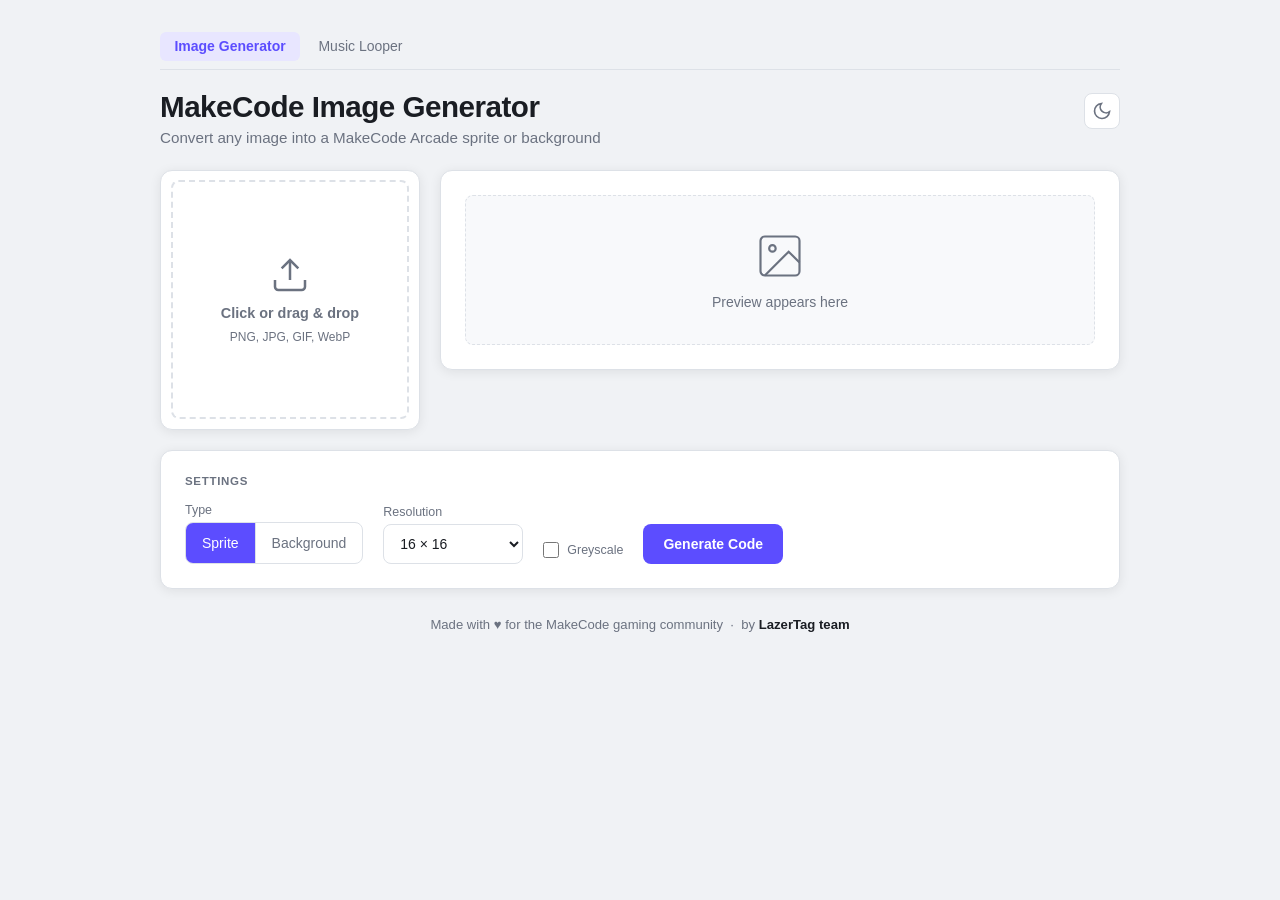
<file: index.html>
<!DOCTYPE html>
<html lang="en" data-theme="light">
<head>
  <meta charset="UTF-8">
  <meta name="viewport" content="width=device-width, initial-scale=1.0">
  <title>MakeCode Image Generator</title>
  <link rel="stylesheet" href="style.css">
  <!-- Google Analytics -->
  <script async src="https://www.googletagmanager.com/gtag/js?id=G-6S20JRHYVD"></script>
  <script>
    window.dataLayer = window.dataLayer || [];
    function gtag(){dataLayer.push(arguments);}
    gtag('js', new Date());
    gtag('config', 'G-6S20JRHYVD');
  </script>
</head>
<body>
  <div class="container">

    <nav class="site-nav">
      <a href="index.html" class="nav-link active">Image Generator</a>
      <a href="music.html" class="nav-link">Music Looper</a>
    </nav>

    <header>
      <div class="header-inner">
        <div>
          <h1>MakeCode Image Generator</h1>
          <p class="subtitle">Convert any image into a MakeCode Arcade sprite or background</p>
        </div>
        <button class="theme-toggle" id="theme-toggle" title="Toggle theme" aria-label="Toggle theme">
          <!-- Sun: shown in dark mode to switch back to light -->
          <svg class="icon-sun" xmlns="http://www.w3.org/2000/svg" width="20" height="20" viewBox="0 0 24 24" fill="none" stroke="currentColor" stroke-width="2">
            <circle cx="12" cy="12" r="5"/>
            <line x1="12" y1="1" x2="12" y2="3"/><line x1="12" y1="21" x2="12" y2="23"/>
            <line x1="4.22" y1="4.22" x2="5.64" y2="5.64"/><line x1="18.36" y1="18.36" x2="19.78" y2="19.78"/>
            <line x1="1" y1="12" x2="3" y2="12"/><line x1="21" y1="12" x2="23" y2="12"/>
            <line x1="4.22" y1="19.78" x2="5.64" y2="18.36"/><line x1="18.36" y1="5.64" x2="19.78" y2="4.22"/>
          </svg>
          <!-- Moon: shown in light mode to switch to dark -->
          <svg class="icon-moon" xmlns="http://www.w3.org/2000/svg" width="20" height="20" viewBox="0 0 24 24" fill="none" stroke="currentColor" stroke-width="2">
            <path d="M21 12.79A9 9 0 1 1 11.21 3 7 7 0 0 0 21 12.79z"/>
          </svg>
        </button>
      </div>
    </header>

    <!-- Row 1: Upload square (left) + Preview (right) -->
    <div class="top-row">
      <section class="card upload-card" id="upload-card">
        <label class="upload-label" for="file-input">
          <svg xmlns="http://www.w3.org/2000/svg" width="40" height="40" viewBox="0 0 24 24" fill="none" stroke="currentColor" stroke-width="1.5">
            <path d="M21 15v4a2 2 0 0 1-2 2H5a2 2 0 0 1-2-2v-4"/>
            <polyline points="17 8 12 3 7 8"/>
            <line x1="12" y1="3" x2="12" y2="15"/>
          </svg>
          <span class="upload-text" id="upload-text">Click or drag &amp; drop</span>
          <span class="upload-hint">PNG, JPG, GIF, WebP</span>
          <input type="file" id="file-input" accept="image/*">
        </label>
      </section>

      <section class="card preview-card">
        <div class="preview-empty" id="preview-empty">
          <svg xmlns="http://www.w3.org/2000/svg" width="52" height="52" viewBox="0 0 24 24" fill="none" stroke="currentColor" stroke-width="1">
            <rect x="3" y="3" width="18" height="18" rx="2" ry="2"/>
            <circle cx="8.5" cy="8.5" r="1.5"/>
            <polyline points="21 15 16 10 5 21"/>
          </svg>
          <p>Preview appears here</p>
        </div>
        <div class="preview-content" id="preview-content" hidden>
          <p class="preview-label" id="preview-label"></p>
          <div class="canvas-wrapper">
            <canvas id="preview-canvas"></canvas>
          </div>
        </div>
      </section>
    </div>

    <!-- Row 2: Settings -->
    <section class="card controls-card">
      <h2>Settings</h2>
      <div class="controls-row">

        <div class="control-group">
          <label>Type</label>
          <div class="type-toggle" id="type-toggle">
            <button class="type-btn active" data-type="sprite">Sprite</button>
            <button class="type-btn" data-type="background">Background</button>
          </div>
        </div>

        <div class="control-group">
          <label for="resolution">Resolution</label>
          <select id="resolution">
            <option value="8">8 × 8</option>
            <option value="16" selected>16 × 16</option>
            <option value="32">32 × 32</option>
            <option value="64">64 × 64</option>
            <option value="custom">Custom…</option>
          </select>
        </div>

        <div class="control-group" id="custom-size" hidden>
          <label>Size</label>
          <div class="custom-size-inputs">
            <input type="number" id="custom-w" min="1" max="1000" value="16" placeholder="W">
            <span class="times">×</span>
            <input type="number" id="custom-h" min="1" max="1000" value="16" placeholder="H">
          </div>
        </div>

        <div class="control-group control-group-check">
          <label class="checkbox-label">
            <input type="checkbox" id="greyscale">
            <span>Greyscale</span>
          </label>
        </div>

        <button class="btn btn-primary" id="generate-btn">Generate Code</button>
      </div>

      <!-- Colors used — hidden until first generation -->
      <div class="palette-section" id="palette-section" hidden>
        <p class="palette-heading">Colors used</p>
        <div class="palette-swatches" id="palette-swatches"></div>
      </div>
    </section>

    <!-- Row 3: Generated code (full width) -->
    <section class="card output-card" id="output-card" hidden>
      <div class="output-header">
        <h2>Generated Code</h2>
        <button class="btn btn-secondary" id="copy-btn">Copy Code</button>
      </div>
      <pre class="code-block"><code id="output"></code></pre>
    </section>

    <footer class="credits">
      Made with ♥ for the MakeCode gaming community &nbsp;·&nbsp; by <strong>LazerTag team</strong>
    </footer>
  </div>

  <div class="toast" id="toast" role="alert" aria-live="assertive"></div>

  <script src="app.js"></script>
</body>
</html>
</file>
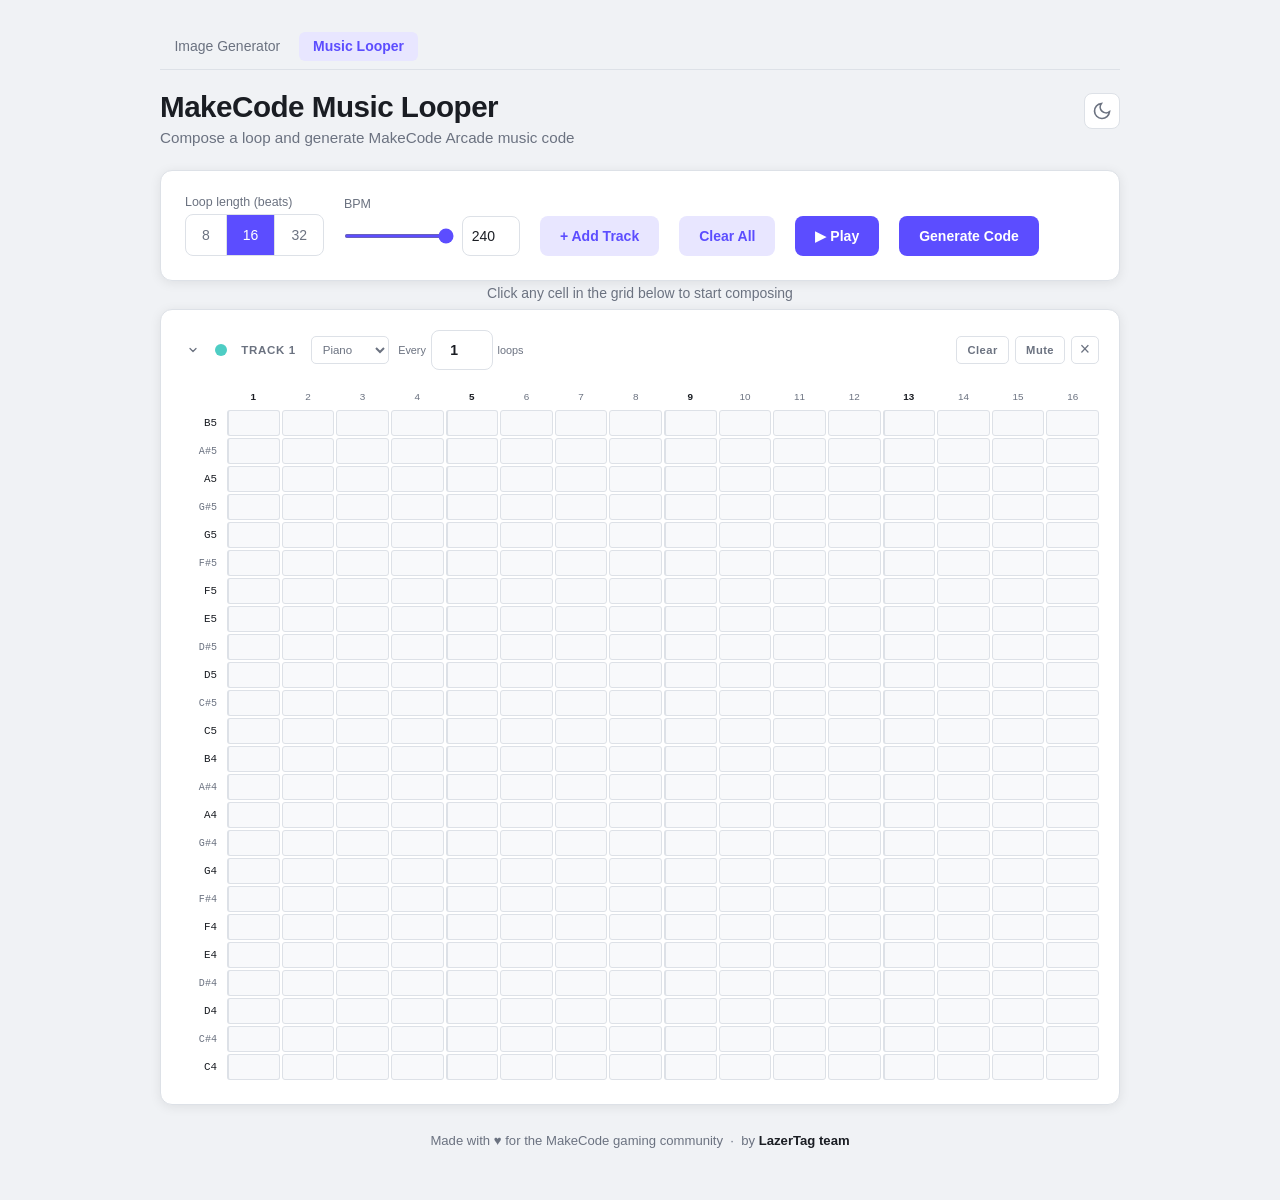
<file: music.html>
<!DOCTYPE html>
<html lang="en" data-theme="light">
<head>
  <meta charset="UTF-8">
  <meta name="viewport" content="width=device-width, initial-scale=1.0">
  <title>MakeCode Music Looper</title>
  <link rel="stylesheet" href="style.css">
  <!-- Apply saved theme before paint to avoid flash -->
  <script>
    (function () {
      var t = localStorage.getItem('mc-theme');
      if (t) document.documentElement.setAttribute('data-theme', t);
    })();
  </script>
  <!-- Google Analytics -->
  <script async src="https://www.googletagmanager.com/gtag/js?id=G-6S20JRHYVD"></script>
  <script>
    window.dataLayer = window.dataLayer || [];
    function gtag(){dataLayer.push(arguments);}
    gtag('js', new Date());
    gtag('config', 'G-6S20JRHYVD');
  </script>
</head>
<body>
  <div class="container">

    <nav class="site-nav">
      <a href="index.html" class="nav-link">Image Generator</a>
      <a href="music.html" class="nav-link active">Music Looper</a>
    </nav>

    <header>
      <div class="header-inner">
        <div>
          <h1>MakeCode Music Looper</h1>
          <p class="subtitle">Compose a loop and generate MakeCode Arcade music code</p>
        </div>
        <button class="theme-toggle" id="theme-toggle" title="Toggle theme" aria-label="Toggle theme">
          <svg class="icon-sun" xmlns="http://www.w3.org/2000/svg" width="20" height="20" viewBox="0 0 24 24" fill="none" stroke="currentColor" stroke-width="2">
            <circle cx="12" cy="12" r="5"/>
            <line x1="12" y1="1" x2="12" y2="3"/><line x1="12" y1="21" x2="12" y2="23"/>
            <line x1="4.22" y1="4.22" x2="5.64" y2="5.64"/><line x1="18.36" y1="18.36" x2="19.78" y2="19.78"/>
            <line x1="1" y1="12" x2="3" y2="12"/><line x1="21" y1="12" x2="23" y2="12"/>
            <line x1="4.22" y1="19.78" x2="5.64" y2="18.36"/><line x1="18.36" y1="5.64" x2="19.78" y2="4.22"/>
          </svg>
          <svg class="icon-moon" xmlns="http://www.w3.org/2000/svg" width="20" height="20" viewBox="0 0 24 24" fill="none" stroke="currentColor" stroke-width="2">
            <path d="M21 12.79A9 9 0 1 1 11.21 3 7 7 0 0 0 21 12.79z"/>
          </svg>
        </button>
      </div>
    </header>

    <main>
      <!-- Loop controls -->
      <section class="card controls-card">
        <div class="controls-row">
          <div class="control-group">
            <label>Loop length (beats)</label>
            <div class="type-toggle" id="loop-length-toggle">
              <button class="type-btn" data-beats="8">8</button>
              <button class="type-btn active" data-beats="16">16</button>
              <button class="type-btn" data-beats="32">32</button>
            </div>
          </div>
          <div class="control-group">
            <label for="bpm-input">BPM</label>
            <div class="bpm-control">
              <input type="range" id="bpm-range" min="60" max="240" value="240" step="1">
              <input type="number" id="bpm-input" min="60" max="240" value="240">
            </div>
          </div>
          <button class="btn btn-secondary" id="add-track-btn">+ Add Track</button>
          <button class="btn btn-secondary" id="clear-all-btn">Clear All</button>
          <button class="btn btn-primary" id="play-btn">&#9654; Play</button>
          <button class="btn btn-primary" id="generate-btn">Generate Code</button>
        </div>
      </section>

      <!-- Hint shown until the user adds their first note -->
      <p class="music-hint" id="music-hint">Click any cell in the grid below to start composing</p>

      <!-- Track grids rendered by JS -->
      <div id="tracks-container"></div>

      <!-- Generated code output -->
      <section class="card output-card" id="output-card" hidden>
        <div class="output-header">
          <h2>Generated Code</h2>
          <button class="btn btn-secondary" id="copy-btn">Copy Code</button>
        </div>
        <pre class="code-block"><code id="music-output"></code></pre>
      </section>
    </main>

    <footer class="credits">
      Made with ♥ for the MakeCode gaming community &nbsp;·&nbsp; by <strong>LazerTag team</strong>
    </footer>
  </div>

  <div class="toast" id="toast" role="alert" aria-live="assertive"></div>

  <script src="music.js"></script>
</body>
</html>
</file>
<file: style.css>
*, *::before, *::after {
  box-sizing: border-box;
  margin: 0;
  padding: 0;
}

/* Ensure [hidden] always wins regardless of display rules on other selectors */
[hidden] { display: none !important; }

/* ── Themes ──────────────────────────────────────────────────────────────── */

:root {
  --bg:              #f0f2f5;
  --surface:         #ffffff;
  --surface-alt:     #f8f9fb;
  --border:          #dde1e7;
  --text:            #1a1d23;
  --text-muted:      #6b7280;
  --primary:         #5c4dff;
  --primary-hover:   #4a3de0;
  --secondary:       #e8e6ff;
  --secondary-hover: #d5d1ff;
  --code-bg:         #1e1e2e;
  --code-text:       #cdd6f4;
  --shadow:          0 2px 12px rgba(0,0,0,0.08);
  --radius:          12px;
}

[data-theme="dark"] {
  --bg:              #0f1117;
  --surface:         #1a1d27;
  --surface-alt:     #141720;
  --border:          #2d3142;
  --text:            #e2e8f0;
  --text-muted:      #94a3b8;
  --primary:         #7c6dff;
  --primary-hover:   #6a5de0;
  --secondary:       #2d2a4a;
  --secondary-hover: #3d3a5a;
  --code-bg:         #0d0e1a;
  --code-text:       #cdd6f4;
  --shadow:          0 2px 16px rgba(0,0,0,0.3);
}

/* ── Base ────────────────────────────────────────────────────────────────── */

body {
  font-family: -apple-system, BlinkMacSystemFont, 'Segoe UI', Roboto, sans-serif;
  background: var(--bg);
  color: var(--text);
  min-height: 100vh;
  padding: 2rem 1rem 3rem;
  transition: background 0.2s, color 0.2s;
}

.container {
  max-width: 960px;
  margin: 0 auto;
  display: flex;
  flex-direction: column;
  gap: 1.25rem;
}

h2 {
  font-weight: 600;
  font-size: 0.72rem;
  text-transform: uppercase;
  letter-spacing: 0.06em;
  color: var(--text-muted);
  margin-bottom: 1rem;
}

/* ── Header ─────────────────────────────────────────────────────────────── */

.header-inner {
  display: flex;
  align-items: flex-start;
  justify-content: space-between;
  gap: 1rem;
  padding-bottom: 0.25rem;
}

h1 {
  font-size: 1.85rem;
  font-weight: 700;
  letter-spacing: -0.5px;
}

.subtitle {
  color: var(--text-muted);
  margin-top: 0.3rem;
  font-size: 0.95rem;
}

/* Theme toggle */
.theme-toggle {
  flex-shrink: 0;
  width: 2.25rem;
  height: 2.25rem;
  border: 1px solid var(--border);
  border-radius: 8px;
  background: var(--surface);
  color: var(--text-muted);
  cursor: pointer;
  display: flex;
  align-items: center;
  justify-content: center;
  transition: background 0.15s, color 0.15s, border-color 0.15s;
  margin-top: 0.2rem;
}

.theme-toggle:hover {
  background: var(--secondary);
  color: var(--primary);
  border-color: var(--primary);
}

[data-theme="light"] .icon-sun  { display: none; }
[data-theme="light"] .icon-moon { display: block; }
[data-theme="dark"]  .icon-moon { display: none; }
[data-theme="dark"]  .icon-sun  { display: block; }

/* ── Cards ───────────────────────────────────────────────────────────────── */

.card {
  background: var(--surface);
  border: 1px solid var(--border);
  border-radius: var(--radius);
  padding: 1.5rem;
  box-shadow: var(--shadow);
  transition: background 0.2s, border-color 0.2s;
}

/* ── Top row: upload + preview ───────────────────────────────────────────── */

.top-row {
  display: grid;
  grid-template-columns: 260px 1fr;
  gap: 1.25rem;
  align-items: start;
}

/* Upload card — square */
.upload-card {
  padding: 0.6rem;
  aspect-ratio: 1 / 1;
  transition: border-color 0.15s, box-shadow 0.15s;
}

.upload-card.drag-over {
  border-color: var(--primary);
  box-shadow: 0 0 0 3px rgba(92, 77, 255, 0.18);
}

.upload-label {
  display: flex;
  flex-direction: column;
  align-items: center;
  justify-content: center;
  gap: 0.6rem;
  height: 100%;
  border: 2px dashed var(--border);
  border-radius: 8px;
  cursor: pointer;
  color: var(--text-muted);
  text-align: center;
  padding: 1rem;
  transition: border-color 0.15s, background 0.15s, color 0.15s;
}

.upload-label:hover,
.upload-card.drag-over .upload-label {
  border-color: var(--primary);
  background: var(--secondary);
  color: var(--primary);
}

.upload-label input[type="file"] { display: none; }

.upload-text {
  font-size: 0.9rem;
  font-weight: 600;
}

.upload-hint {
  font-size: 0.75rem;
}

/* Preview card */
.preview-card {
  display: flex;
  flex-direction: column;
  min-height: 200px;
}

.preview-empty {
  flex: 1;
  display: flex;
  flex-direction: column;
  align-items: center;
  justify-content: center;
  gap: 0.75rem;
  color: var(--text-muted);
  background: var(--surface-alt);
  border-radius: 8px;
  border: 1px dashed var(--border);
  font-size: 0.875rem;
}

.preview-content {
  display: flex;
  flex-direction: column;
  height: 100%;
}

.preview-label {
  font-size: 0.78rem;
  color: var(--text-muted);
  margin-bottom: 0.65rem;
}

.canvas-wrapper {
  border: 1px solid var(--border);
  border-radius: 6px;
  overflow: auto;
  display: inline-block;
  max-width: 100%;
  max-height: 380px;
  background:
    linear-gradient(45deg, var(--surface-alt) 25%, transparent 25%),
    linear-gradient(-45deg, var(--surface-alt) 25%, transparent 25%),
    linear-gradient(45deg, transparent 75%, var(--surface-alt) 75%),
    linear-gradient(-45deg, transparent 75%, var(--surface-alt) 75%);
  background-size: 16px 16px;
  background-position: 0 0, 0 8px, 8px -8px, -8px 0px;
  background-color: var(--surface);
}

#preview-canvas {
  display: block;
  image-rendering: pixelated;
  image-rendering: crisp-edges;
}

/* ── Controls ────────────────────────────────────────────────────────────── */

.controls-row {
  display: flex;
  align-items: flex-end;
  gap: 1.25rem;
  flex-wrap: wrap;
}

.control-group {
  display: flex;
  flex-direction: column;
  gap: 0.35rem;
}

.control-group > label {
  font-size: 0.78rem;
  font-weight: 500;
  color: var(--text-muted);
}

/* Type toggle */
.type-toggle {
  display: flex;
  border: 1px solid var(--border);
  border-radius: 8px;
  overflow: hidden;
}

.type-btn {
  flex: 1;
  height: 2.5rem;
  padding: 0 1rem;
  border: none;
  background: transparent;
  color: var(--text-muted);
  font-size: 0.875rem;
  font-weight: 500;
  cursor: pointer;
  transition: background 0.15s, color 0.15s;
  white-space: nowrap;
}

.type-btn + .type-btn {
  border-left: 1px solid var(--border);
}

.type-btn.active {
  background: var(--primary);
  color: #fff;
}

.type-btn:not(.active):hover {
  background: var(--secondary);
  color: var(--primary);
}

/* Select + number inputs */
select,
input[type="number"] {
  height: 2.5rem;
  padding: 0 0.75rem;
  border: 1px solid var(--border);
  border-radius: 8px;
  font-size: 0.875rem;
  color: var(--text);
  background: var(--surface);
  outline: none;
  transition: border-color 0.15s, background 0.15s;
}

select:focus,
input[type="number"]:focus {
  border-color: var(--primary);
}

select {
  min-width: 140px;
  cursor: pointer;
}

.custom-size-inputs {
  display: flex;
  align-items: center;
  gap: 0.5rem;
}

.custom-size-inputs input[type="number"] {
  width: 70px;
  text-align: center;
}

.times {
  font-size: 0.9rem;
  color: var(--text-muted);
}

/* Greyscale checkbox */
.control-group-check {
  justify-content: flex-end;
  padding-bottom: 0.4rem;
}

.checkbox-label {
  display: flex;
  align-items: center;
  gap: 0.5rem;
  cursor: pointer;
  font-size: 0.875rem;
  color: var(--text);
  user-select: none;
}

.checkbox-label input[type="checkbox"] {
  width: 1rem;
  height: 1rem;
  accent-color: var(--primary);
  cursor: pointer;
}

/* Buttons */
.btn {
  height: 2.5rem;
  padding: 0 1.25rem;
  border: none;
  border-radius: 8px;
  font-size: 0.875rem;
  font-weight: 600;
  cursor: pointer;
  transition: background 0.15s, transform 0.1s;
  white-space: nowrap;
}

.btn:active { transform: scale(0.97); }

.btn-primary { background: var(--primary); color: #fff; }
.btn-primary:hover { background: var(--primary-hover); }

.btn-secondary { background: var(--secondary); color: var(--primary); }
.btn-secondary:hover { background: var(--secondary-hover); }

/* ── Used colors palette ─────────────────────────────────────────────────── */

.palette-section {
  margin-top: 1.25rem;
  padding-top: 1.25rem;
  border-top: 1px solid var(--border);
}

.palette-heading {
  font-size: 0.72rem;
  font-weight: 600;
  text-transform: uppercase;
  letter-spacing: 0.06em;
  color: var(--text-muted);
  margin-bottom: 0.65rem;
}

.palette-swatches {
  display: flex;
  flex-wrap: wrap;
  gap: 6px;
}

.swatch {
  width: 36px;
  height: 36px;
  border-radius: 6px;
  border: 1px solid rgba(0,0,0,0.15);
  display: flex;
  align-items: flex-end;
  justify-content: flex-end;
  padding: 2px 3px;
  cursor: default;
}

.swatch span {
  font-size: 0.6rem;
  font-weight: 700;
  font-family: monospace;
  line-height: 1;
  mix-blend-mode: difference;
  color: #fff;
  user-select: none;
}

.swatch-transparent {
  background-image:
    linear-gradient(45deg, #ccc 25%, transparent 25%),
    linear-gradient(-45deg, #ccc 25%, transparent 25%),
    linear-gradient(45deg, transparent 75%, #ccc 75%),
    linear-gradient(-45deg, transparent 75%, #ccc 75%);
  background-size: 10px 10px;
  background-position: 0 0, 0 5px, 5px -5px, -5px 0px;
  background-color: #fff;
}

.swatch-transparent span {
  mix-blend-mode: normal;
  color: #555;
}

/* ── Output (full width) ─────────────────────────────────────────────────── */

.output-header {
  display: flex;
  align-items: center;
  justify-content: space-between;
  margin-bottom: 0.75rem;
}

.output-header h2 { margin-bottom: 0; }

.code-block {
  background: var(--code-bg);
  border-radius: 8px;
  padding: 1rem;
  overflow: auto;
  max-height: 480px;
}

.code-block code {
  font-family: 'Cascadia Code', 'Fira Code', 'Consolas', monospace;
  font-size: 0.8rem;
  color: var(--code-text);
  white-space: pre;
  display: block;
}

/* ── Credits ─────────────────────────────────────────────────────────────── */

.credits {
  text-align: center;
  font-size: 0.82rem;
  color: var(--text-muted);
  padding: 0.5rem 0 0.25rem;
}

.credits strong {
  color: var(--text);
}

/* ── Toast ───────────────────────────────────────────────────────────────── */

.toast {
  position: fixed;
  bottom: 1.5rem;
  left: 50%;
  transform: translateX(-50%) translateY(0.75rem);
  background: #1a1d23;
  color: #fff;
  padding: 0.65rem 1.25rem;
  border-radius: 8px;
  font-size: 0.875rem;
  font-weight: 500;
  box-shadow: 0 4px 20px rgba(0,0,0,0.25);
  opacity: 0;
  pointer-events: none;
  transition: opacity 0.2s, transform 0.2s;
  white-space: nowrap;
  z-index: 999;
}

.toast.visible {
  opacity: 1;
  pointer-events: auto;
  transform: translateX(-50%) translateY(0);
}

.toast.toast-error { background: #b91c1c; }

/* ── Site nav ────────────────────────────────────────────────────────────── */

.site-nav {
  display: flex;
  gap: 0.25rem;
  padding-bottom: 0.5rem;
  border-bottom: 1px solid var(--border);
}

.nav-link {
  padding: 0.4rem 0.9rem;
  border-radius: 6px;
  font-size: 0.875rem;
  font-weight: 500;
  color: var(--text-muted);
  text-decoration: none;
  transition: background 0.15s, color 0.15s;
}

.nav-link:hover {
  background: var(--secondary);
  color: var(--primary);
}

.nav-link.active {
  background: var(--secondary);
  color: var(--primary);
  font-weight: 600;
}

/* ── BPM control ─────────────────────────────────────────────────────────── */

.bpm-control {
  display: flex;
  align-items: center;
  gap: 0.5rem;
}

.bpm-control input[type="range"] {
  width: 110px;
  height: 4px;
  accent-color: var(--primary);
  cursor: pointer;
  padding: 0;
  border: none;
  background: transparent;
}

.bpm-control input[type="number"] {
  width: 58px;
  text-align: center;
  padding: 0 0.4rem;
}

/* ── Play / Stop button ──────────────────────────────────────────────────── */

.btn-stop { background: #b91c1c; color: #fff; }
.btn-stop:hover { background: #991b1b; }

/* ── Step sequencer ──────────────────────────────────────────────────────── */

.track-card {
  padding: 1.25rem;
}

.track-header {
  display: flex;
  align-items: center;
  justify-content: space-between;
  gap: 0.75rem;
  margin-bottom: 1rem;
}

.track-identity {
  display: flex;
  align-items: center;
  gap: 0.6rem;
  min-width: 0;
}

.track-color-dot {
  width: 12px;
  height: 12px;
  border-radius: 50%;
  flex-shrink: 0;
}

.track-name {
  font-size: 0.72rem;
  font-weight: 600;
  text-transform: uppercase;
  letter-spacing: 0.06em;
  color: var(--text-muted);
  outline: none;
  border-radius: 4px;
  padding: 2px 5px;
  cursor: text;
  white-space: nowrap;
  overflow: hidden;
  max-width: 160px;
}

.track-name:focus {
  background: var(--secondary);
  color: var(--primary);
  text-transform: none;
  cursor: text;
}

/* ── Collapse toggle ──────────────────────────────────────────────────────── */

.btn-track-collapse {
  width: 1.5rem;
  height: 1.5rem;
  border: none;
  background: transparent;
  color: var(--text-muted);
  cursor: pointer;
  display: flex;
  align-items: center;
  justify-content: center;
  padding: 0;
  flex-shrink: 0;
  border-radius: 4px;
  transition: color 0.12s, background 0.12s;
}

.btn-track-collapse:hover {
  color: var(--text);
  background: var(--surface-alt);
}

.btn-track-collapse svg {
  transition: transform 0.18s ease;
}

.track-card[data-collapsed="true"] .btn-track-collapse svg {
  transform: rotate(-90deg);
}

/* ── Mini preview (shown when collapsed) ─────────────────────────────────── */

.track-mini {
  display: none;
  height: 14px;
  margin-top: 0.6rem;
  gap: 2px;
}

.track-card[data-collapsed="true"] .track-mini {
  display: flex;
}

.track-card[data-collapsed="true"] .sequencer-scroll {
  display: none;
}

.track-mini-beat {
  flex: 1;
  height: 100%;
  border-radius: 2px;
  background: var(--border);
  min-width: 0;
  transition: background 0.1s;
}

.track-mini-beat.active {
  background: var(--track-color, var(--primary));
}

.track-mini-beat.bar-start {
  margin-left: 2px;
}

.track-every {
  display: flex;
  align-items: center;
  gap: 0.3rem;
  white-space: nowrap;
}

.track-every-label {
  font-size: 0.68rem;
  font-weight: 500;
  color: var(--text-muted);
  user-select: none;
}

.track-every-input {
  width: 62px;
  height: 1.75rem;
  text-align: center;
  padding: 0 0.4rem;
  border: 1px solid var(--border);
  border-radius: 5px;
  background: var(--surface);
  color: var(--text-muted);
  font-size: 0.78rem;
  font-weight: 600;
  transition: border-color 0.12s, color 0.12s;
}

.track-every-input:focus {
  border-color: var(--primary);
  color: var(--text);
  outline: none;
}

.track-instrument {
  height: 1.75rem;
  padding: 0 0.45rem;
  border: 1px solid var(--border);
  border-radius: 5px;
  background: var(--surface);
  color: var(--text-muted);
  font-size: 0.72rem;
  font-weight: 500;
  cursor: pointer;
  min-width: 78px;
  transition: border-color 0.12s, color 0.12s;
}

.track-instrument:hover,
.track-instrument:focus {
  border-color: var(--primary);
  color: var(--text);
  outline: none;
}

.track-controls {
  display: flex;
  align-items: center;
  gap: 0.35rem;
  flex-shrink: 0;
}

.btn-track-mute {
  height: 1.75rem;
  padding: 0 0.65rem;
  border: 1px solid var(--border);
  border-radius: 5px;
  background: transparent;
  color: var(--text-muted);
  font-size: 0.7rem;
  font-weight: 600;
  letter-spacing: 0.04em;
  cursor: pointer;
  transition: background 0.12s, color 0.12s, border-color 0.12s;
}

.btn-track-mute:hover {
  background: var(--secondary);
  color: var(--primary);
  border-color: var(--primary);
}

.btn-track-mute.active {
  background: var(--secondary);
  color: var(--primary);
  border-color: var(--primary);
}

.btn-track-remove {
  width: 1.75rem;
  height: 1.75rem;
  border: 1px solid var(--border);
  border-radius: 5px;
  background: transparent;
  color: var(--text-muted);
  font-size: 1.1rem;
  line-height: 1;
  cursor: pointer;
  display: flex;
  align-items: center;
  justify-content: center;
  transition: background 0.12s, color 0.12s, border-color 0.12s;
}

.btn-track-remove:hover {
  background: #fee2e2;
  color: #b91c1c;
  border-color: #f87171;
}

[data-theme="dark"] .btn-track-remove:hover {
  background: #450a0a;
  color: #fca5a5;
  border-color: #7f1d1d;
}

.track-card.muted .sequencer-scroll {
  opacity: 0.25;
  pointer-events: none;
}

.sequencer-scroll {
  overflow-x: auto;
  overflow-y: hidden;
  padding-bottom: 4px; /* room for scrollbar on some OSes */
}

.sequencer-grid {
  display: grid;
  grid-template-columns: 44px repeat(var(--beats, 16), minmax(28px, 1fr));
  gap: 2px;
  width: 100%;
}

.seq-corner {
  height: 22px;
}

.beat-num {
  height: 22px;
  font-size: 0.62rem;
  font-weight: 500;
  color: var(--text-muted);
  text-align: center;
  line-height: 22px;
  user-select: none;
}

.beat-num.bar-start {
  font-weight: 700;
  color: var(--text);
}

.note-label {
  height: 26px;
  font-size: 0.68rem;
  font-family: 'Cascadia Code', 'Fira Code', monospace;
  color: var(--text);
  display: flex;
  align-items: center;
  justify-content: flex-end;
  padding-right: 8px;
  user-select: none;
  white-space: nowrap;
}

.note-label.black-key {
  color: var(--text-muted);
  font-size: 0.63rem;
}

.seq-cell {
  height: 26px;
  border: 1px solid var(--border);
  border-radius: 3px;
  background: var(--surface-alt);
  cursor: pointer;
  padding: 0;
  transition: background 0.08s, border-color 0.08s;
}

.seq-cell.bar-start {
  border-left: 2px solid var(--border);
}

.seq-cell:hover {
  border-color: var(--primary);
  background: var(--secondary);
}

.seq-cell:active {
  transform: scale(0.88);
}

.seq-cell.active {
  background: var(--track-color, #4ecdc4);
  border-color: transparent;
}

.seq-cell.active.bar-start {
  border-left-color: transparent;
}

.seq-cell.active:hover {
  filter: brightness(1.12);
}

/* ── Music hint ──────────────────────────────────────────────────────────── */

.music-hint {
  text-align: center;
  color: var(--text-muted);
  font-size: 0.875rem;
  padding: 0.25rem 0 0.5rem;
}

/* ── Beat cursor (playback position) ────────────────────────────────────── */

.beat-num.cursor {
  color: var(--primary);
  font-weight: 800;
}

.seq-cell.cursor:not(.active) {
  background: var(--secondary);
  border-color: var(--primary);
}

.seq-cell.cursor.active {
  filter: brightness(1.2);
}

/* ── Responsive ──────────────────────────────────────────────────────────── */

@media (max-width: 660px) {
  h1 { font-size: 1.4rem; }

  .top-row {
    grid-template-columns: 1fr;
  }

  .upload-card {
    aspect-ratio: auto;
    min-height: 160px;
  }

  .preview-card {
    min-height: 200px;
  }

  .controls-row {
    flex-direction: column;
    align-items: stretch;
  }

  .type-toggle { width: 100%; }

  select { width: 100%; }

  .btn { width: 100%; }

  .custom-size-inputs input[type="number"] { flex: 1; }

  /* Music page mobile */
  .bpm-control input[type="range"] { flex: 1; }
  .track-name { max-width: 100px; }
}
</file>
